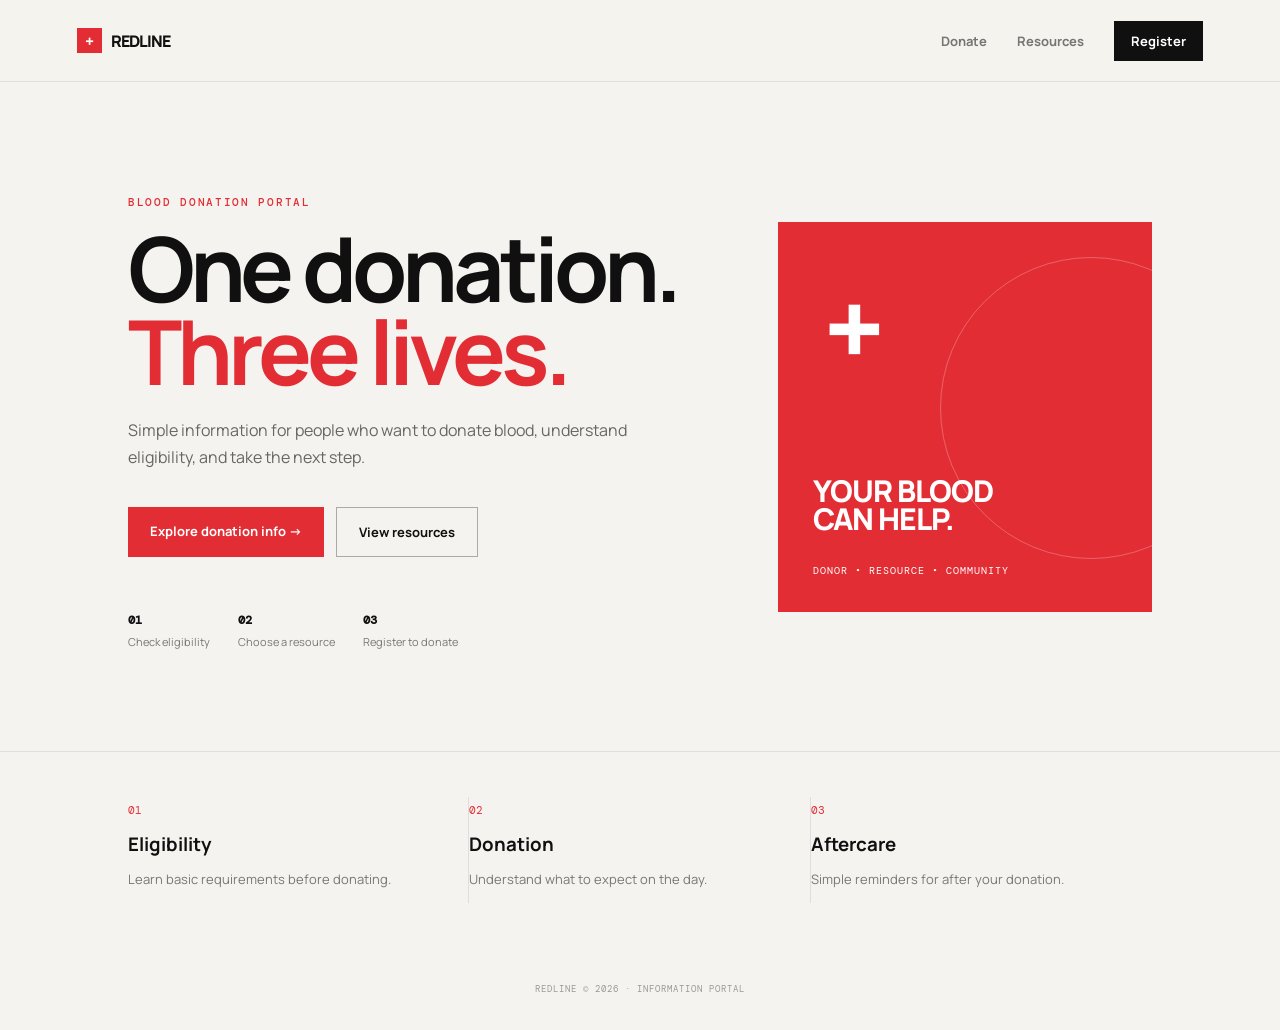
<file: redline-blood-donation-portal/index.html>
<!DOCTYPE html>
<html lang="en">
<head>
  <meta charset="UTF-8">
  <meta name="viewport" content="width=device-width, initial-scale=1.0">
  <title>Redline — Blood Donation</title>
  <link rel="stylesheet" href="style.css">
</head>
<body>
  <nav class="nav">
    <a class="logo" href="index.html"><span>+</span> REDLINE</a>
    <div class="navlinks">
      <a href="products.html">Donate</a>
      <a href="cart.html">Resources</a>
      <a class="nav-cta" href="payment.html">Register</a>
    </div>
  </nav>

  <main class="hero">
    <div class="hero-copy">
      <p class="eyebrow">BLOOD DONATION PORTAL</p>
      <h1>One donation.<br><em>Three lives.</em></h1>
      <p class="sub">Simple information for people who want to donate blood, understand eligibility, and take the next step.</p>
      <div class="actions">
        <a class="btn primary" href="products.html">Explore donation info →</a>
        <a class="btn ghost" href="cart.html">View resources</a>
      </div>
      <div class="trust">
        <div><strong>01</strong><span>Check eligibility</span></div>
        <div><strong>02</strong><span>Choose a resource</span></div>
        <div><strong>03</strong><span>Register to donate</span></div>
      </div>
    </div>
    <div class="hero-card">
      <div class="blood-orb">+</div>
      <p>YOUR BLOOD<br>CAN HELP.</p>
      <span>DONOR • RESOURCE • COMMUNITY</span>
    </div>
  </main>

  <section class="strip">
    <div><span>01</span><h3>Eligibility</h3><p>Learn basic requirements before donating.</p></div>
    <div><span>02</span><h3>Donation</h3><p>Understand what to expect on the day.</p></div>
    <div><span>03</span><h3>Aftercare</h3><p>Simple reminders for after your donation.</p></div>
  </section>

  <footer>REDLINE © 2026 · INFORMATION PORTAL</footer>
</body>
</html>
</file>
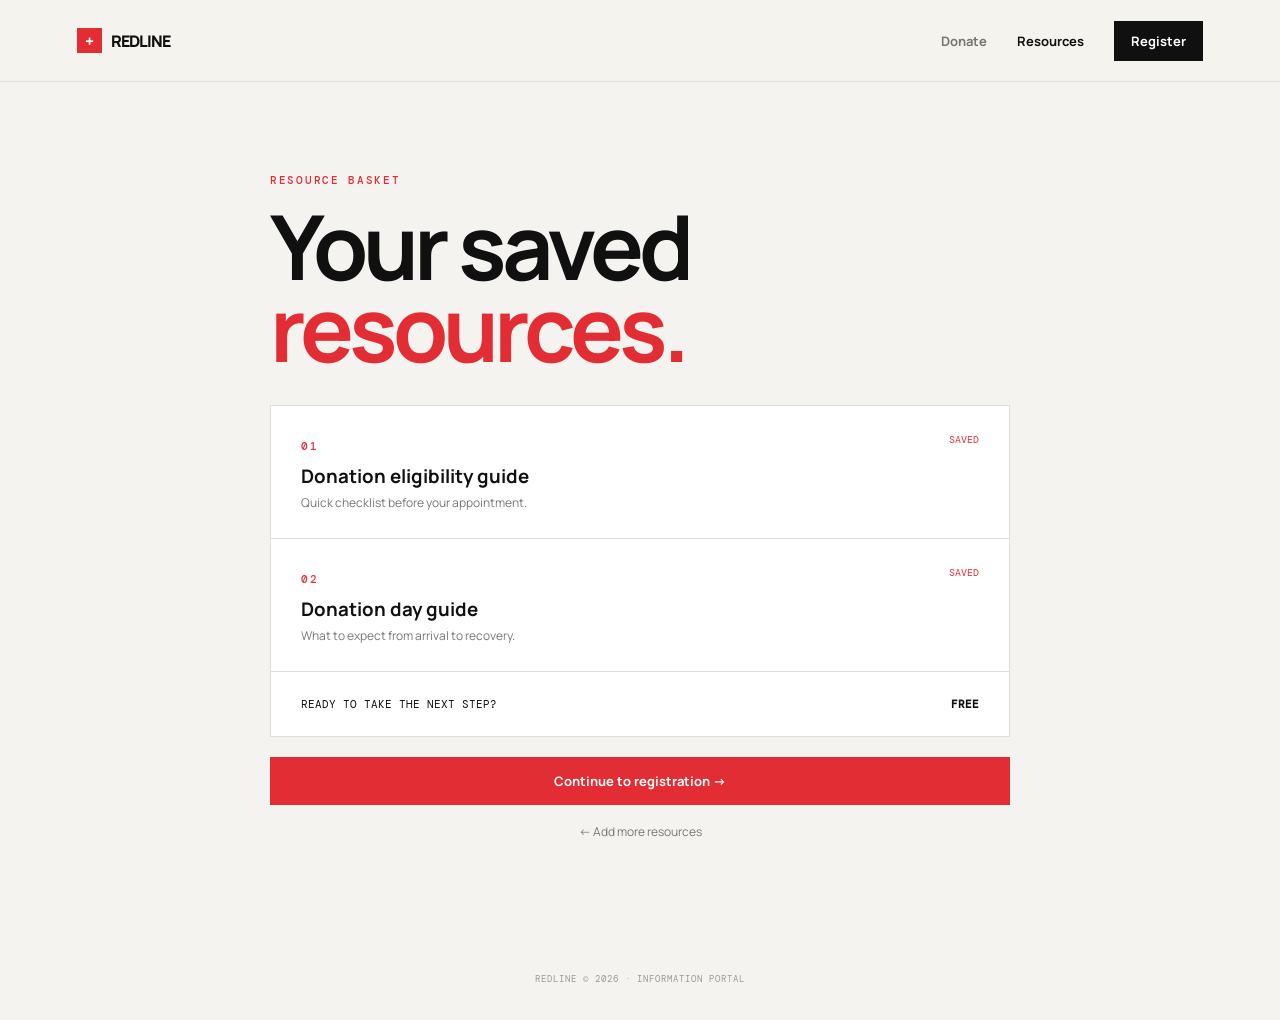
<file: redline-blood-donation-portal/cart.html>
<!DOCTYPE html>
<html lang="en">
<head>
  <meta charset="UTF-8">
  <meta name="viewport" content="width=device-width, initial-scale=1.0">
  <title>Resources — Redline</title>
  <link rel="stylesheet" href="style.css">
</head>
<body>
  <nav class="nav">
    <a class="logo" href="index.html"><span>+</span> REDLINE</a>
    <div class="navlinks"><a href="products.html">Donate</a><a class="active" href="cart.html">Resources</a><a class="nav-cta" href="payment.html">Register</a></div>
  </nav>

  <main class="page narrow">
    <p class="eyebrow">RESOURCE BASKET</p>
    <h1>Your saved<br><em>resources.</em></h1>
    <div class="cart-box">
      <div class="cart-row">
        <div><span class="tag">01</span><h3>Donation eligibility guide</h3><p>Quick checklist before your appointment.</p></div>
        <span class="saved">SAVED</span>
      </div>
      <div class="cart-row">
        <div><span class="tag">02</span><h3>Donation day guide</h3><p>What to expect from arrival to recovery.</p></div>
        <span class="saved">SAVED</span>
      </div>
      <div class="cart-total"><span>READY TO TAKE THE NEXT STEP?</span><strong>FREE</strong></div>
    </div>
    <a class="btn primary full" href="payment.html">Continue to registration →</a>
    <a class="back" href="products.html">← Add more resources</a>
  </main>
  <footer>REDLINE © 2026 · INFORMATION PORTAL</footer>
</body>
</html>
</file>
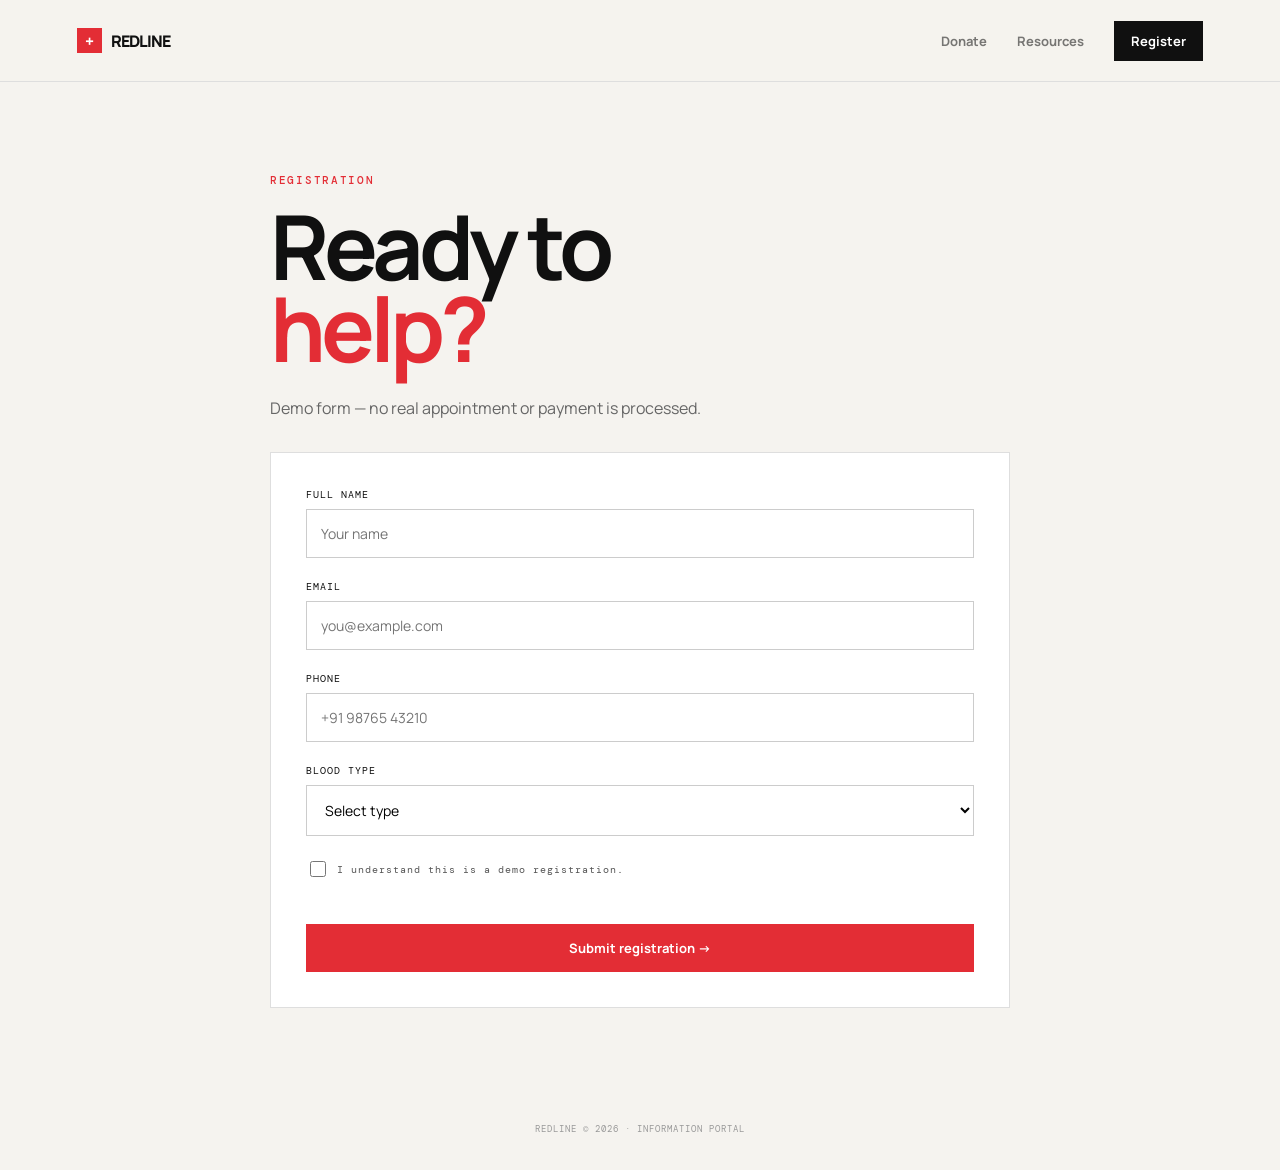
<file: redline-blood-donation-portal/payment.html>
<!DOCTYPE html>
<html lang="en">
<head>
  <meta charset="UTF-8">
  <meta name="viewport" content="width=device-width, initial-scale=1.0">
  <title>Registration — Redline</title>
  <link rel="stylesheet" href="style.css">
</head>
<body>
  <nav class="nav">
    <a class="logo" href="index.html"><span>+</span> REDLINE</a>
    <div class="navlinks"><a href="products.html">Donate</a><a href="cart.html">Resources</a><a class="nav-cta active" href="payment.html">Register</a></div>
  </nav>

  <main class="page narrow">
    <p class="eyebrow">REGISTRATION</p>
    <h1>Ready to<br><em>help?</em></h1>
    <p class="sub">Demo form — no real appointment or payment is processed.</p>

    <form class="form" onsubmit="return validateForm(event)">
      <label>FULL NAME<input id="name" type="text" placeholder="Your name"></label>
      <label>EMAIL<input id="email" type="email" placeholder="you@example.com"></label>
      <label>PHONE<input id="phone" type="tel" placeholder="+91 98765 43210"></label>
      <label>BLOOD TYPE
        <select id="blood">
          <option value="">Select type</option><option>A+</option><option>A-</option><option>B+</option><option>B-</option>
          <option>AB+</option><option>AB-</option><option>O+</option><option>O-</option>
        </select>
      </label>
      <label class="check"><input id="agree" type="checkbox"> I understand this is a demo registration.</label>
      <p id="error" class="error"></p>
      <button class="btn primary full" type="submit">Submit registration →</button>
    </form>
  </main>
  <footer>REDLINE © 2026 · INFORMATION PORTAL</footer>
  <script src="script.js"></script>
</body>
</html>
</file>
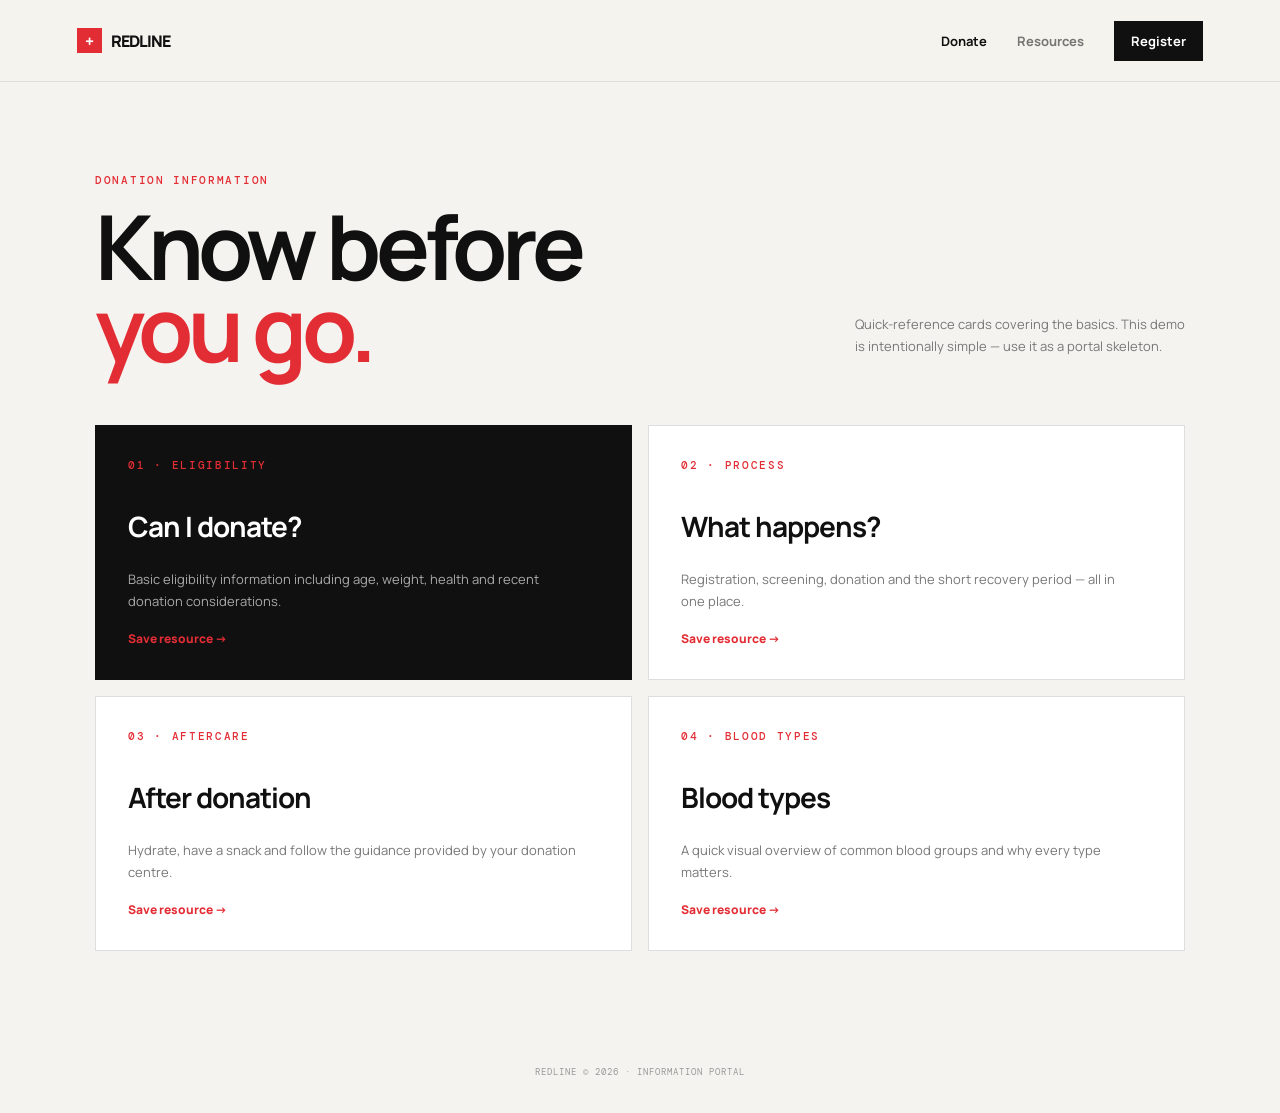
<file: redline-blood-donation-portal/products.html>
<!DOCTYPE html>
<html lang="en">
<head>
  <meta charset="UTF-8">
  <meta name="viewport" content="width=device-width, initial-scale=1.0">
  <title>Donation Info — Redline</title>
  <link rel="stylesheet" href="style.css">
</head>
<body>
  <nav class="nav">
    <a class="logo" href="index.html"><span>+</span> REDLINE</a>
    <div class="navlinks"><a class="active" href="products.html">Donate</a><a href="cart.html">Resources</a><a class="nav-cta" href="payment.html">Register</a></div>
  </nav>

  <main class="page">
    <div class="page-head">
      <div><p class="eyebrow">DONATION INFORMATION</p><h1>Know before<br><em>you go.</em></h1></div>
      <p>Quick-reference cards covering the basics. This demo is intentionally simple — use it as a portal skeleton.</p>
    </div>

    <div class="grid">
      <article class="card featured">
        <span class="tag">01 · ELIGIBILITY</span>
        <h2>Can I donate?</h2>
        <p>Basic eligibility information including age, weight, health and recent donation considerations.</p>
        <a href="cart.html">Save resource →</a>
      </article>
      <article class="card">
        <span class="tag">02 · PROCESS</span>
        <h2>What happens?</h2>
        <p>Registration, screening, donation and the short recovery period — all in one place.</p>
        <a href="cart.html">Save resource →</a>
      </article>
      <article class="card">
        <span class="tag">03 · AFTERCARE</span>
        <h2>After donation</h2>
        <p>Hydrate, have a snack and follow the guidance provided by your donation centre.</p>
        <a href="cart.html">Save resource →</a>
      </article>
      <article class="card">
        <span class="tag">04 · BLOOD TYPES</span>
        <h2>Blood types</h2>
        <p>A quick visual overview of common blood groups and why every type matters.</p>
        <a href="cart.html">Save resource →</a>
      </article>
    </div>
  </main>
  <footer>REDLINE © 2026 · INFORMATION PORTAL</footer>
</body>
</html>
</file>
<file: redline-blood-donation-portal/style.css>
@import url('https://fonts.googleapis.com/css2?family=DM+Mono:wght@400;500&family=Manrope:wght@400;600;700;800&display=swap');

:root{--red:#e32d35;--dark:#101010;--muted:#777;--line:#dedede;--paper:#f5f3ef}
*{box-sizing:border-box}body{margin:0;background:var(--paper);color:var(--dark);font-family:Manrope,Arial,sans-serif}a{text-decoration:none;color:inherit}
.nav{height:82px;padding:0 6vw;display:flex;align-items:center;justify-content:space-between;border-bottom:1px solid var(--line);background:rgba(245,243,239,.9)}
.logo{font-weight:800;letter-spacing:-1px}.logo span{display:inline-grid;place-items:center;width:25px;height:25px;background:var(--red);color:white;margin-right:7px}
.navlinks{display:flex;align-items:center;gap:30px;font-size:13px;font-weight:700}.navlinks a{opacity:.55}.navlinks a:hover,.navlinks .active{opacity:1}.nav-cta{padding:11px 17px;background:var(--dark);color:white!important;opacity:1!important}
.hero{min-height:610px;padding:8vw 10vw;display:grid;grid-template-columns:1.2fr .8fr;gap:7vw;align-items:center}
.eyebrow,.tag{font-family:"DM Mono",monospace;font-size:11px;letter-spacing:1.7px;color:var(--red);font-weight:500}.hero h1,.page h1{font-size:clamp(54px,7vw,100px);line-height:.92;letter-spacing:-5px;margin:18px 0 25px}.hero h1 em,.page h1 em{font-style:normal;color:var(--red)}
.sub{color:#666;line-height:1.7;max-width:570px}.actions{display:flex;gap:12px;margin:35px 0}.btn{display:inline-block;border:0;padding:15px 22px;font:700 13px Manrope;cursor:pointer;text-align:center}.primary{background:var(--red);color:white}.ghost{border:1px solid #aaa}.full{width:100%}
.trust{display:flex;gap:28px;margin-top:55px}.trust div{display:grid;gap:6px}.trust strong{font-family:"DM Mono";font-size:12px}.trust span{font-size:11px;color:#777}
.hero-card{height:390px;background:var(--red);color:white;padding:35px;display:flex;flex-direction:column;justify-content:flex-end;position:relative;overflow:hidden}.hero-card:before{content:"";position:absolute;width:300px;height:300px;border:1px solid rgba(255,255,255,.25);border-radius:50%;top:35px;right:-90px}.blood-orb{position:absolute;top:50px;left:45px;font-size:110px;font-weight:800;line-height:1}.hero-card p{font-size:30px;line-height:.95;font-weight:800;letter-spacing:-1px;z-index:1}.hero-card span{font:10px "DM Mono";z-index:1;letter-spacing:1px}
.strip{border-top:1px solid var(--line);display:grid;grid-template-columns:repeat(3,1fr);padding:45px 10vw}.strip div{padding-right:40px;border-right:1px solid var(--line)}.strip div:last-child{border:0}.strip span{font:11px "DM Mono";color:var(--red)}.strip h3{margin:12px 0 5px}.strip p{color:#777;font-size:13px;line-height:1.5}
.page{max-width:1150px;margin:auto;padding:80px 30px}.page.narrow{max-width:800px}.page-head{display:flex;justify-content:space-between;align-items:end;gap:40px;margin-bottom:55px}.page-head h1{margin-bottom:0}.page-head>p{max-width:330px;color:#777;line-height:1.7;font-size:13px}.grid{display:grid;grid-template-columns:1fr 1fr;gap:16px}.card{background:white;border:1px solid var(--line);padding:32px;min-height:255px;display:flex;flex-direction:column}.card.featured{background:var(--dark);color:white;border-color:var(--dark)}.card h2{font-size:28px;letter-spacing:-1px;margin:35px 0 10px}.card p{color:#777;font-size:13px;line-height:1.7;max-width:450px}.featured p{color:#aaa}.card a{margin-top:auto;color:var(--red);font-size:12px;font-weight:800}
.cart-box{background:white;border:1px solid var(--line);margin:35px 0 20px}.cart-row{padding:27px 30px;border-bottom:1px solid var(--line);display:flex;justify-content:space-between;gap:20px}.cart-row h3{margin:8px 0 5px}.cart-row p{margin:0;color:#777;font-size:12px}.saved{font:10px "DM Mono";color:var(--red)}.cart-total{padding:25px 30px;display:flex;justify-content:space-between;font:11px "DM Mono"}
.back{display:block;text-align:center;margin:18px;color:#777;font-size:12px}
.form{background:white;border:1px solid var(--line);padding:35px;margin-top:30px;display:grid;gap:22px}.form label{font:10px "DM Mono";letter-spacing:1px;display:grid;gap:8px}.form input,.form select{border:1px solid #ccc;padding:14px;font:14px Manrope;background:white}.check{display:flex!important;grid-template-columns:18px 1fr;align-items:center;gap:8px!important;color:#555}.check input{width:16px;height:16px}.error{font-size:12px;color:var(--red);margin:0}
footer{text-align:center;padding:35px;color:#999;font:9px "DM Mono";letter-spacing:1px}

@media(max-width:750px){.nav{padding:0 20px}.navlinks{gap:12px}.navlinks a:not(.nav-cta){display:none}.hero{grid-template-columns:1fr;padding:60px 25px}.hero h1,.page h1{letter-spacing:-3px}.hero-card{height:300px}.trust{gap:15px}.strip,.grid{grid-template-columns:1fr}.strip{padding:35px 25px;gap:25px}.strip div{border-right:0;border-bottom:1px solid var(--line);padding:0 0 25px}.page{padding:55px 20px}.page-head{display:block}.page-head>p{margin-top:25px}.card{min-height:230px}}
</file>
